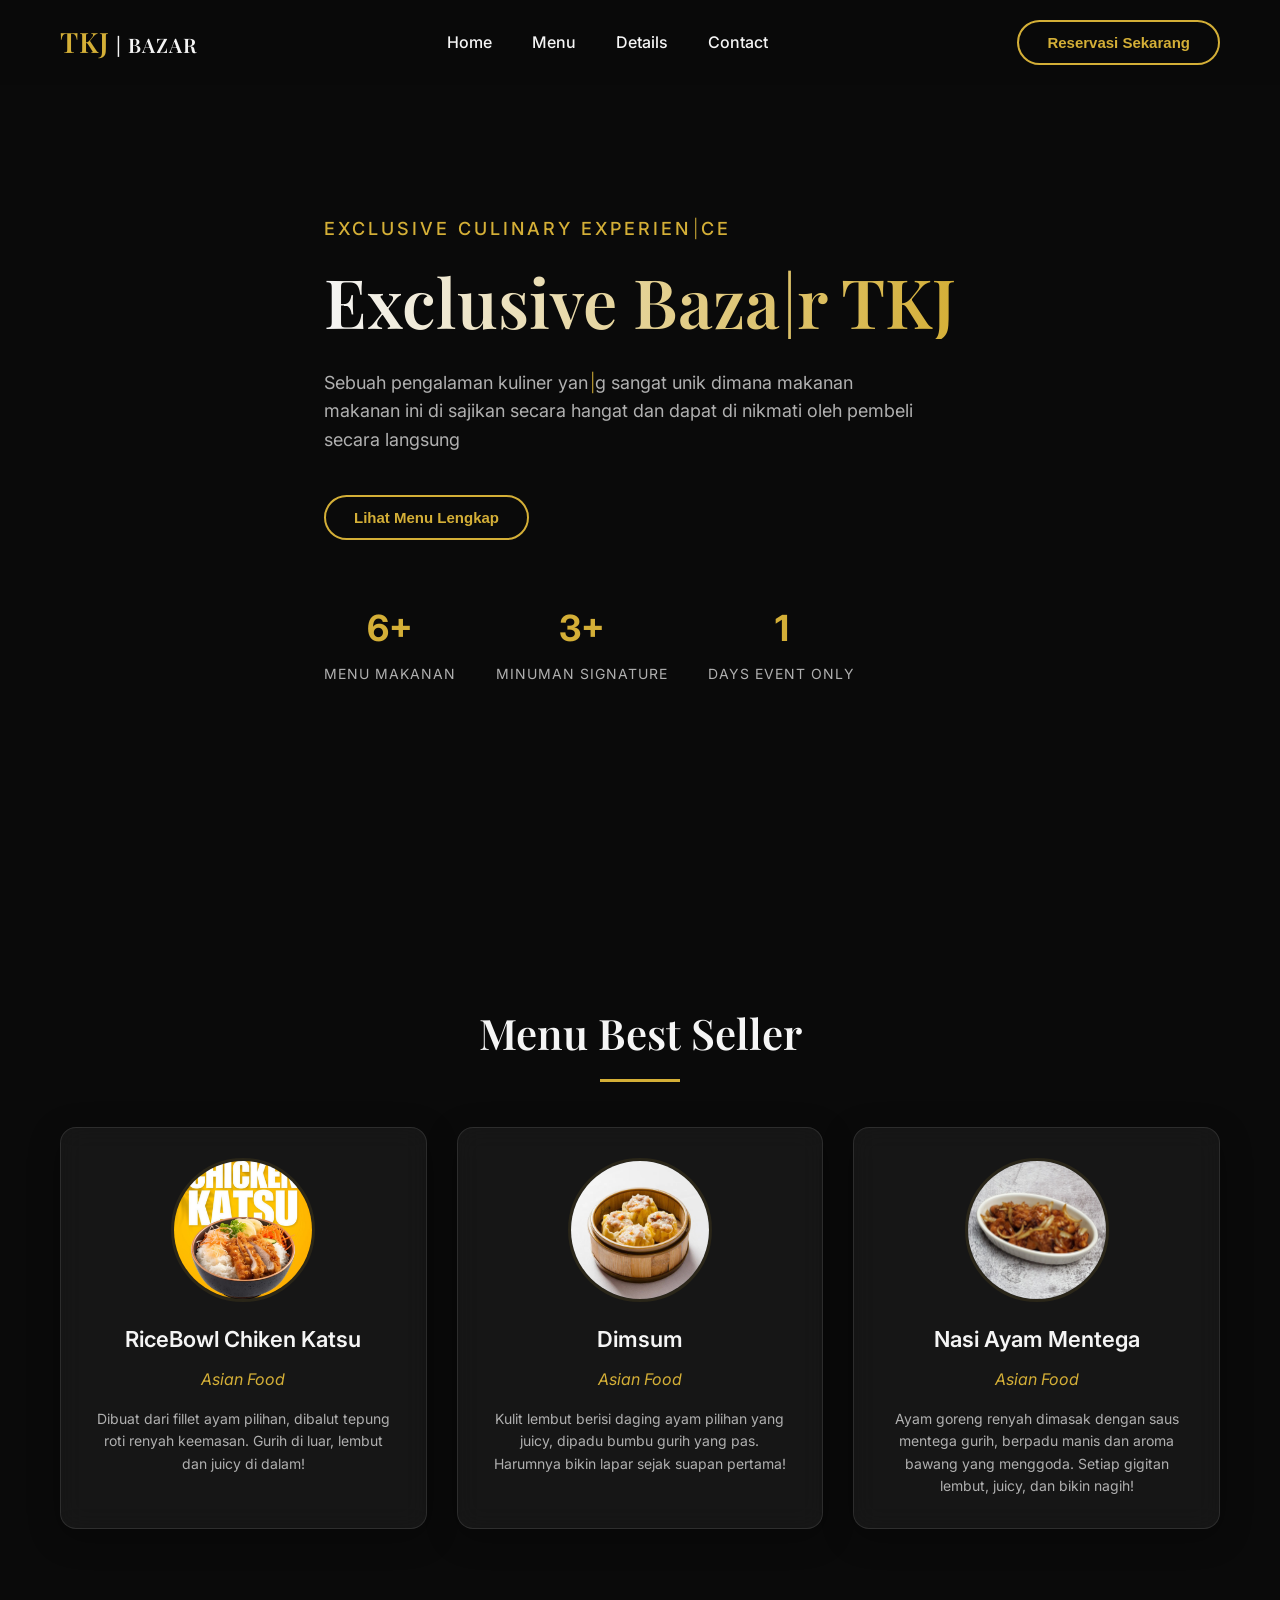
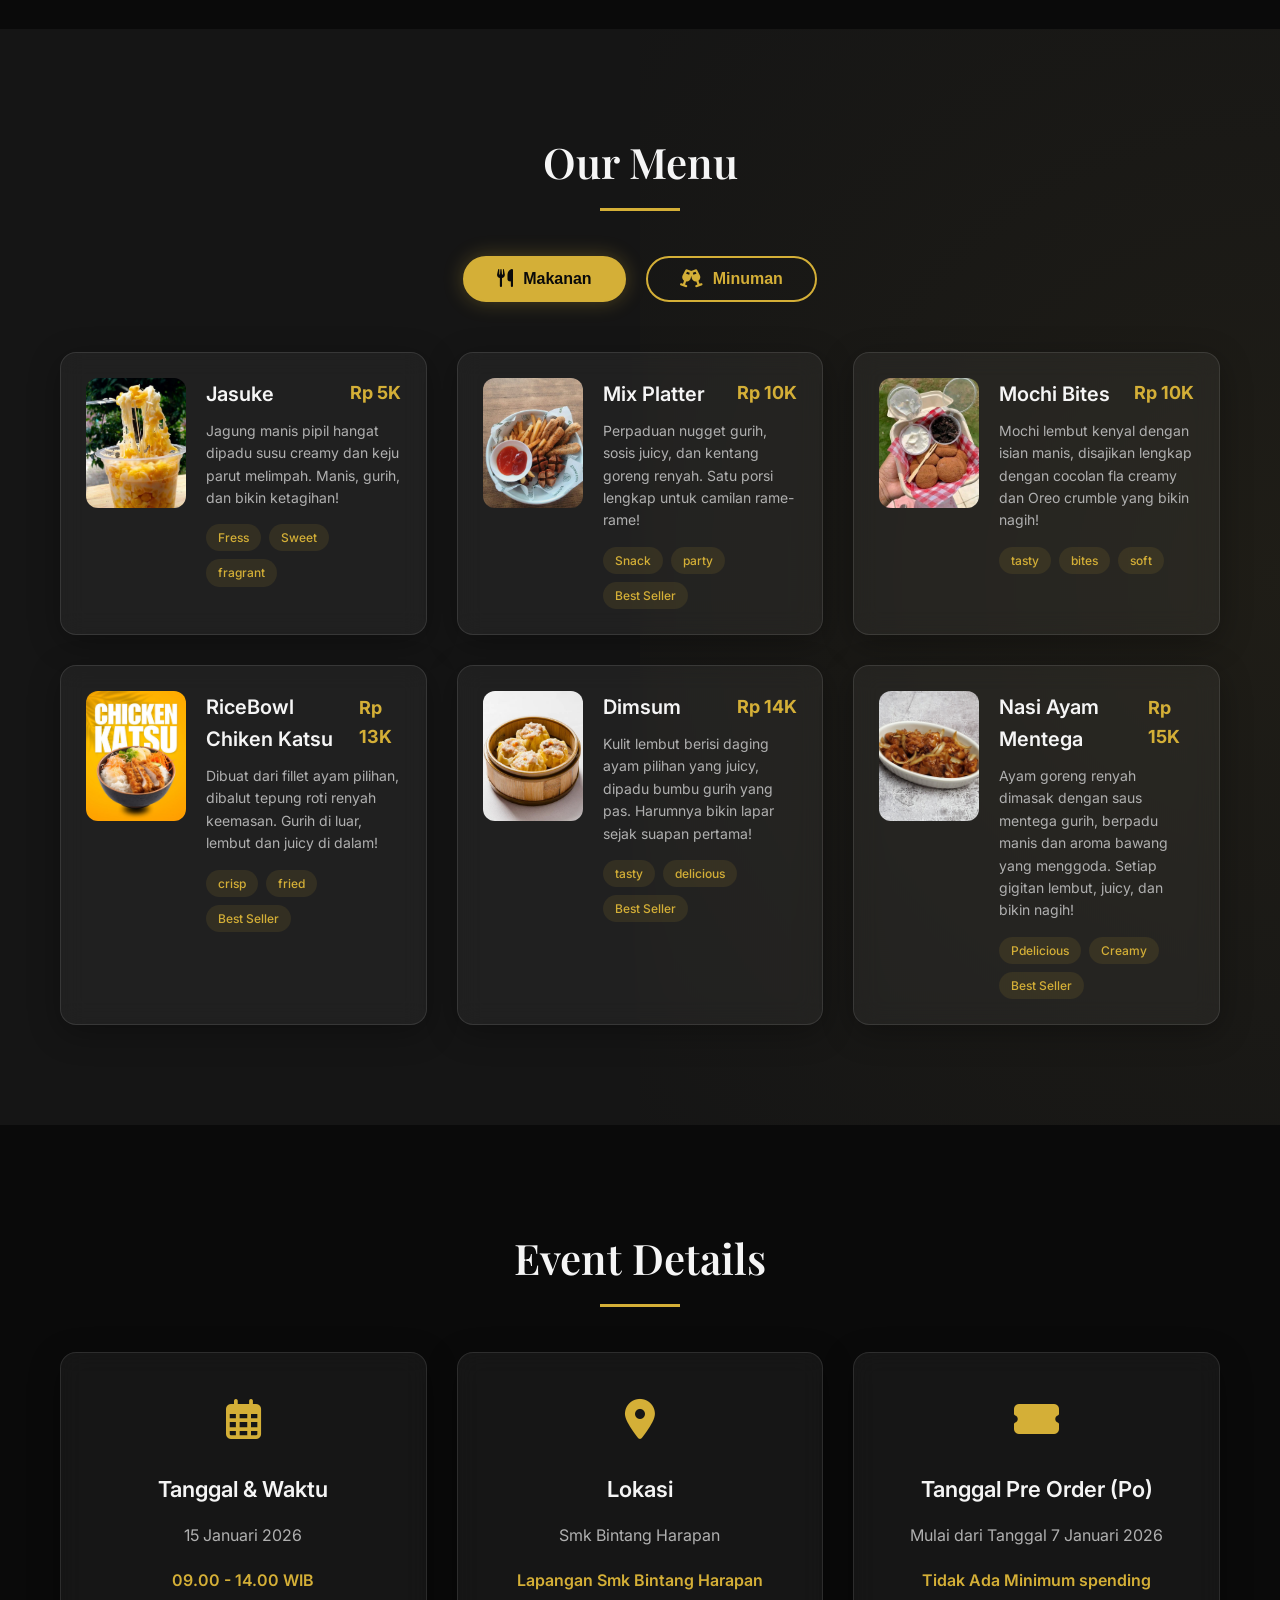
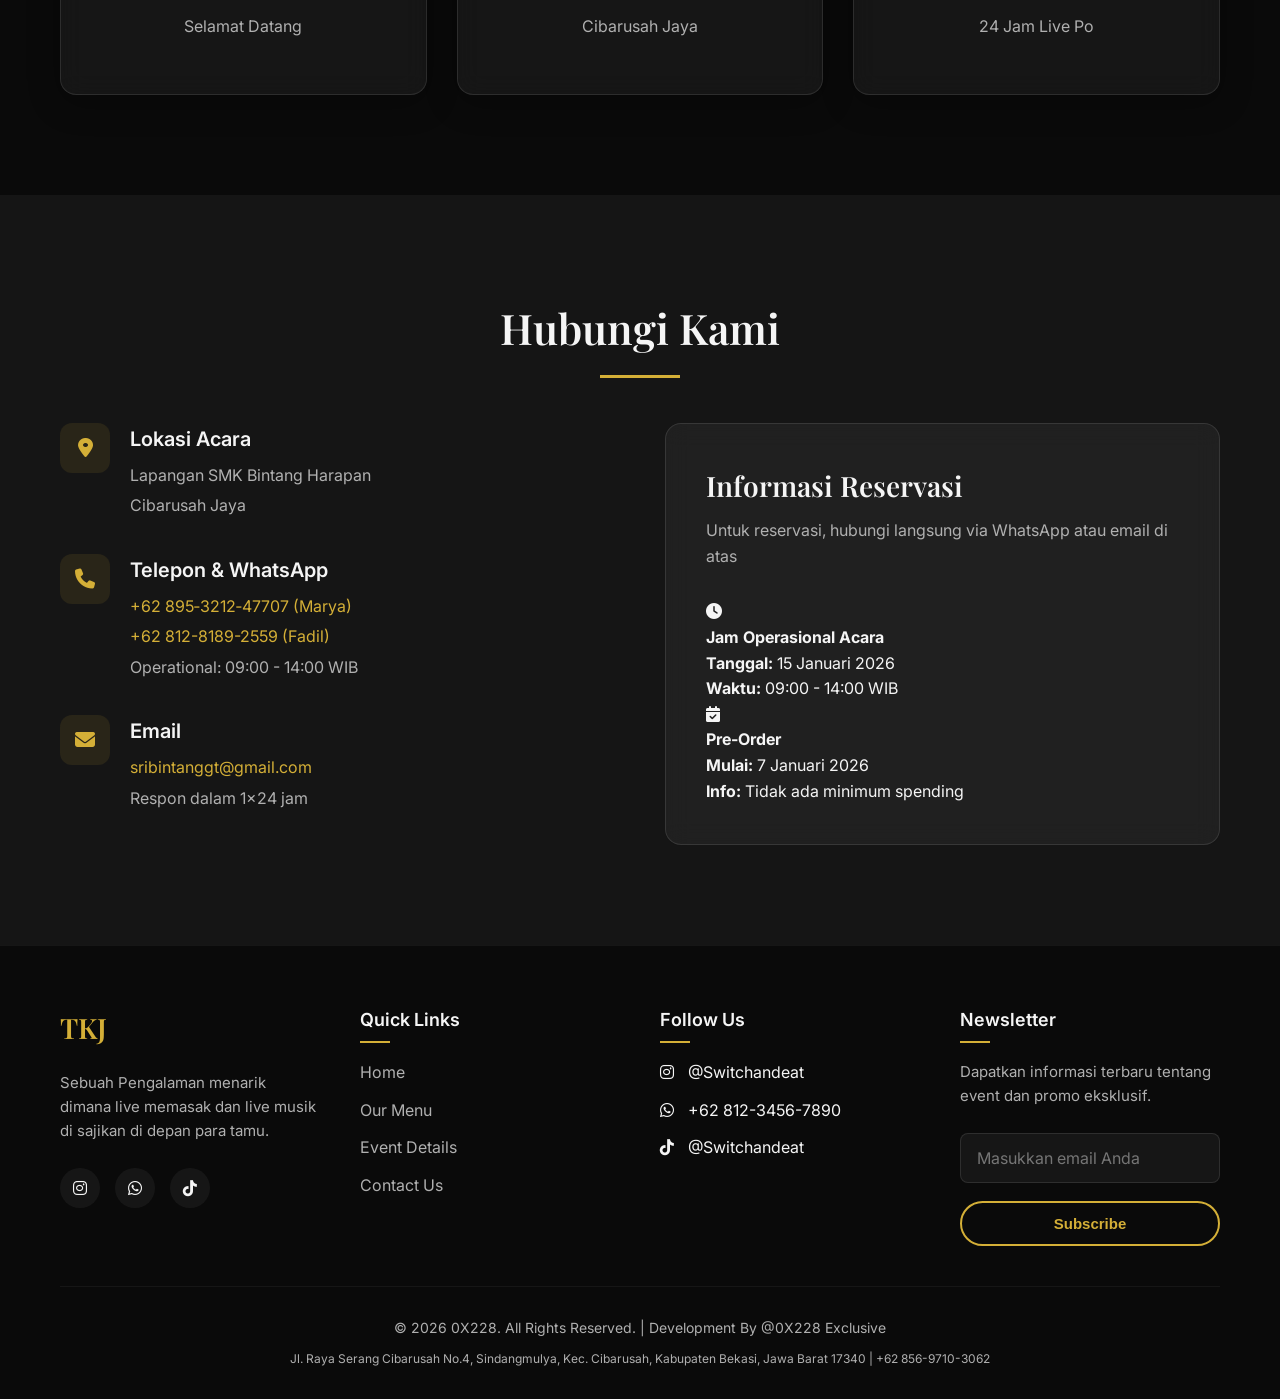
<file: index.html>
<!DOCTYPE html>
<html lang="id">
<head>
    <meta charset="UTF-8">
    <meta name="viewport" content="width=device-width, initial-scale=1.0">
    <title>TKJ BAZAR | Exclusive Culinary</title>
    <link rel="preconnect" href="https://fonts.googleapis.com">
    <link rel="preconnect" href="https://fonts.gstatic.com" crossorigin>
    <link href="https://fonts.googleapis.com/css2?family=Inter:wght@300;400;500;600;700&family=Playfair+Display:wght@400;500;600&display=swap" rel="stylesheet">
    <link rel="stylesheet" href="https://cdnjs.cloudflare.com/ajax/libs/font-awesome/6.4.0/css/all.min.css">
    <link rel="stylesheet" href="CSS/style.css">
    <link rel="stylesheet" href="CSS/responsive.css">
    <link rel="icon" href="assets/images/favicon.ico" type="image/x-icon">
</head>
<body>
    <!-- Header & Navigation -->
    <header>
        <div class="container">
            <nav class="navbar">
                <div class="logo">TKJ<span> | BAZAR</span></div>
                <div class="nav-links">
                    <a href="#home">Home</a>
                    <a href="#menu">Menu</a>
                    <a href="#details">Details</a>
                    <a href="#contact">Contact</a>
                </div>
                <button class="cta-button">Reservasi Sekarang</button>
                <div class="mobile-menu-btn">
                    <i class="fas fa-bars"></i>
                </div>
            </nav>
        </div>
    </header>

    <!-- Hero Section -->
    <section class="hero" id="home">
        <div class="hero-bg"></div>
        <div class="container">
            <div class="hero-content">
                <div class="hero-subtitle">Exclusive Culinary Experience</div>
                <h1 class="hero-title">Exclusive Bazar TKJ</h1>
                <p class="hero-description">
                    Sebuah pengalaman kuliner yang sangat unik dimana makanan makanan ini di sajikan secara hangat dan dapat di nikmati oleh pembeli secara langsung
                </p>
                <button class="cta-button">Lihat Menu Lengkap</button>
                
                <div class="hero-stats">
                    <div class="stat-item">
                        <div class="stat-number">6+</div>
                        <div class="stat-label">Menu Makanan</div>
                    </div>
                    <div class="stat-item">
                        <div class="stat-number">3+</div>
                        <div class="stat-label">Minuman Signature</div>
                    </div>
                    <div class="stat-item">
                        <div class="stat-number">1</div>
                        <div class="stat-label">Days Event Only</div>
                    </div>
                </div>
            </div>
        </div>
    </section>

    <!-- Featured Chefs -->
    <section id="chefs">
        <div class="container">
            <h2 class="section-title">Menu Best Seller</h2>
            <div class="chefs-grid">
                <!-- Chef cards akan diisi dengan JavaScript -->
            </div>
        </div>
    </section>

    <!-- Menu Highlights (Makanan & Minuman) -->
    <section class="menu-highlights" id="menu">
        <div class="container">
            <h2 class="section-title">Our Menu</h2>
            
            <!-- Menu Tabs -->
            <div class="menu-tabs">
                <button class="menu-tab active" data-category="food">
                    <i class="fas fa-utensils"></i> Makanan
                </button>
                <button class="menu-tab" data-category="drinks">
                    <i class="fas fa-glass-cheers"></i> Minuman
                </button>
            </div>
            
            <!-- Food Menu -->
            <div class="menu-category active" id="food-menu">
                <div class="menu-grid">
                    <!-- Food items akan diisi dengan JavaScript -->
                </div>
            </div>
            
            <!-- Drinks Menu -->
            <div class="menu-category" id="drinks-menu">
                <div class="menu-grid">
                    <!-- Drink items akan diisi dengan JavaScript -->
                </div>
            </div>
        </div>
    </section>

    <!-- Event Details -->
    <section id="details">
        <div class="container">
            <h2 class="section-title">Event Details</h2>
            <div class="event-details-grid">
                <!-- Event details akan diisi dengan JavaScript -->
            </div>
        </div>
    </section>

   <!-- Contact Section -->
<section class="contact-section" id="contact">
    <div class="container">
        <h2 class="section-title">Hubungi Kami</h2>
        
        <div class="contact-container">
            <div class="contact-info">
                <div class="contact-item">
                    <div class="contact-icon">
                        <i class="fas fa-map-marker-alt"></i>
                    </div>
                    <div class="contact-details">
                        <h3>Lokasi Acara</h3>
                        <p>Lapangan SMK Bintang Harapan</p>
                        <p>Cibarusah Jaya</p>
                    </div>
                </div>
                
                <div class="contact-item">
                    <div class="contact-icon">
                        <i class="fas fa-phone"></i>
                    </div>
                    <div class="contact-details">   
                        <h3>Telepon & WhatsApp</h3>
                        <p><a href="tel:+6281234567890" class="contact-link">+62 895‑3212‑47707 (Marya)</a></p>
                        <p><a href="tel:+6281234567890" class="contact-link">+62 812-8189-2559 (Fadil)</a></p>
                        <p>Operational: 09:00 - 14:00 WIB</p>
                    </div>
                </div>
                
                <div class="contact-item">
                    <div class="contact-icon">
                        <i class="fas fa-envelope"></i>
                    </div>
                    <div class="contact-details">
                        <h3>Email</h3>
                        <p><a href="mailto:info@bazareclat.com" class="contact-link">sribintanggt@gmail.com</a></p>
                        <p>Respon dalam 1x24 jam</p>
                    </div>
                </div>
            </div>
            
            <div class="contact-form-container">
                <h3 class="form-title">Informasi Reservasi</h3>
                <p class="form-subtitle">Untuk reservasi, hubungi langsung via WhatsApp atau email di atas</p>
                
                <div class="reservation-info">
                    <div class="info-box">
                        <i class="fas fa-clock"></i>
                        <h4>Jam Operasional Acara</h4>
                        <p><strong>Tanggal:</strong> 15 Januari 2026</p>
                        <p><strong>Waktu:</strong> 09:00 - 14:00 WIB</p>
                    </div>
                    
                    <div class="info-box">
                        <i class="fas fa-calendar-check"></i>
                        <h4>Pre-Order</h4>
                        <p><strong>Mulai:</strong> 7 Januari 2026</p>
                        <p><strong>Info:</strong> Tidak ada minimum spending</p>
                    </div>
                </div>
            </div>
        </div>
    </div>
</section>

    <!-- Footer -->
    <footer>
        <div class="container">
            <div class="footer-content">
               <div class="footer-col">
    <div class="footer-logo">TKJ</div>
    <p class="footer-description">
        Sebuah Pengalaman menarik dimana live memasak dan live musik di sajikan di depan para tamu.
    </p>
    <div class="social-links">
        <a href="https://www.instagram.com/switchandeat/?utm_source=ig_web_button_share_sheet" 
                target="_blank" 
                rel="noopener noreferrer" 
                class="social-link">
            <i class="fab fa-instagram"></i>
        </a>
        <a href="https://wa.me/6285697103062" 
                target="_blank" 
                rel="noopener noreferrer" 
                class="social-link">
            <i class="fab fa-whatsapp"></i>
        </a>
        <a href="https://www.tiktok.com/@switchandeat?is_from_webapp=1&sender_device=pc" 
                target="_blank" 
                rel="noopener noreferrer" 
                class="social-link">
            <i class="fab fa-tiktok"></i>
        </a>
    </div>
</div> <!-- INI YANG HILANG! -->


                
                <div class="footer-col">
                    <h4 class="footer-heading">Quick Links</h4>
                    <ul class="footer-links">
                        <li><a href="#home">Home</a></li>
                        <li><a href="#menu">Our Menu</a></li>
                        <li><a href="#details">Event Details</a></li>
                        <li><a href="#contact">Contact Us</a></li>
                    </ul>
                </div>
                
                <div class="footer-col">
                    <h4 class="footer-heading">Follow Us</h4>
                    <ul class="footer-links">
                        <li><i class="fab fa-instagram" style="margin-right: 10px;"></i> @Switchandeat</li>
                        <li><i class="fab fa-whatsapp" style="margin-right: 10px;"></i> +62 812-3456-7890</li>
                        <li><i class="fab fa-tiktok" style="margin-right: 10px;"></i> @Switchandeat</li>
                    </ul>
                </div>
                
                <div class="footer-col">
                    <h4 class="footer-heading">Newsletter</h4>
                    <p class="footer-description">Dapatkan informasi terbaru tentang event dan promo eksklusif.</p>
                    <div class="form-group" style="margin-top: 15px;">
                        <input type="email" id="newsletter-email" placeholder="Masukkan email Anda" style="width: 100%;">
                        <button class="cta-button" id="subscribe-btn" style="width: 100%; margin-top: 10px;">Subscribe</button>
                    </div>
                </div>
            </div>
            
            <div class="copyright">
                <p>&copy; 2026 0X228. All Rights Reserved. | Development By @0X228 Exclusive</p>
                <p style="margin-top: 10px; font-size: 12px;">Jl. Raya Serang Cibarusah No.4, Sindangmulya, Kec. Cibarusah, Kabupaten Bekasi, Jawa Barat 17340 | +62 856-9710-3062 </p>
            </div>
        </div>
    </footer>

    <!-- JavaScript Files -->
    <script src="js/main.js"></script>
    <script src="js/typing.js"></script>
   

</body>
</html>
</file>
<file: CSS/style.css>
/* style.css */
* {
    margin: 0;
    padding: 0;
    box-sizing: border-box;
}

:root {
    --primary-dark: #0a0a0a;
    --secondary-dark: #151515;
    --accent-gold: #d4af37;
    --accent-gold-light: rgba(212, 175, 55, 0.1);
    --text-light: #f5f5f5;
    --text-gray: #b0b0b0;
    --glass-white: rgba(255, 255, 255, 0.05);
    --glass-border: rgba(255, 255, 255, 0.1);
}

body {
    font-family: 'Inter', sans-serif;
    background-color: var(--primary-dark);
    color: var(--text-light);
    overflow-x: hidden;
    line-height: 1.6;
}

.container {
    max-width: 1200px;
    margin: 0 auto;
    padding: 0 20px;
}

/* Glass Effect */
.glass {
    background: var(--glass-white);
    backdrop-filter: blur(12px);
    -webkit-backdrop-filter: blur(12px);
    border-radius: 16px;
    border: 1px solid var(--glass-border);
    box-shadow: 0 8px 32px rgba(0, 0, 0, 0.3);
}

/* Header & Navigation */
header {
    position: fixed;
    top: 0;
    width: 100%;
    z-index: 1000;
    padding: 20px 0;
    background: rgba(10, 10, 10, 0.85);
    backdrop-filter: blur(10px);
    transition: all 0.3s ease;
}

.navbar {
    display: flex;
    justify-content: space-between;
    align-items: center;
}

.logo {
    font-family: 'Playfair Display', serif;
    font-size: 28px;
    font-weight: 600;
    color: var(--accent-gold);
    letter-spacing: 1px;
}

.logo span {
    color: var(--text-light);
    font-size: 20px;
}

.nav-links {
    display: flex;
    gap: 40px;
}

.nav-links a {
    color: var(--text-light);
    text-decoration: none;
    font-weight: 500;
    font-size: 16px;
    transition: color 0.3s;
    position: relative;
}

.nav-links a:hover {
    color: var(--accent-gold);
}

.nav-links a::after {
    content: '';
    position: absolute;
    bottom: -5px;
    left: 0;
    width: 0;
    height: 2px;
    background: var(--accent-gold);
    transition: width 0.3s;
}

.nav-links a:hover::after {
    width: 100%;
}

.cta-button {
    background: transparent;
    border: 2px solid var(--accent-gold);
    color: var(--accent-gold);
    padding: 12px 28px;
    border-radius: 30px;
    font-weight: 600;
    cursor: pointer;
    transition: all 0.3s;
    font-size: 15px;
}

.cta-button:hover {
    background: var(--accent-gold);
    color: var(--primary-dark);
    box-shadow: 0 0 20px rgba(212, 175, 55, 0.3);
}

.mobile-menu-btn {
    display: none;
    font-size: 24px;
    color: var(--text-light);
    cursor: pointer;
    transition: color 0.3s;
}

.mobile-menu-btn:hover {
    color: var(--accent-gold);
}

/* Hero Section */
.hero {
    min-height: 100vh;
    display: flex;
    align-items: center;
    position: relative;
    padding-top: 100px;
    overflow: hidden;
}

.hero-bg {
    position: absolute;
    top: 0;
    left: 0;
    width: 100%;
    height: 100%;
    background: linear-gradient(rgba(10, 10, 10, 0.85), rgba(10, 10, 10, 0.9)), 
                url('https://images.unsplash.com/photo-1517248135467-4c7edcad34c4?ixlib=rb-4.0.3&ixid=M3wxMjA3fDB8MHxwaG90by1wYWdlfHx8fGVufDB8fHx8fA%3D%3D&auto=format&fit=crop&w=2070&q=80');
    background-size: cover;
    background-position: center;
    z-index: -1;
}

.hero-content {
    max-width: 800px;
    z-index: 1;
}

.hero-subtitle {
    color: var(--accent-gold);
    font-size: 18px;
    letter-spacing: 3px;
    text-transform: uppercase;
    margin-bottom: 20px;
    font-weight: 500;
}

.hero-title {
    font-family: 'Playfair Display', serif;
    font-size: 68px;
    font-weight: 600;
    line-height: 1.1;
    margin-bottom: 30px;
    background: linear-gradient(to right, #f5f5f5, #d4af37);
    -webkit-background-clip: text;
    -webkit-text-fill-color: transparent;
}

.hero-description {
    font-size: 18px;
    color: var(--text-gray);
    margin-bottom: 40px;
    max-width: 600px;
}

.hero-stats {
    display: flex;
    gap: 40px;
    margin-top: 60px;
}

.stat-item {
    text-align: center;
}

.stat-number {
    font-size: 36px;
    font-weight: 700;
    color: var(--accent-gold);
    margin-bottom: 5px;
}

.stat-label {
    font-size: 14px;
    color: var(--text-gray);
    text-transform: uppercase;
    letter-spacing: 1px;
}

/* Section Styling */
.section-title {
    font-family: 'Playfair Display', serif;
    font-size: 42px;
    font-weight: 600;
    margin-bottom: 60px;
    text-align: center;
    position: relative;
}

.section-title::after {
    content: '';
    position: absolute;
    bottom: -15px;
    left: 50%;
    transform: translateX(-50%);
    width: 80px;
    height: 3px;
    background: var(--accent-gold);
}

section {
    padding: 100px 0;
}

/* Featured Chefs */
.chefs-grid {
    display: grid;
    grid-template-columns: repeat(auto-fill, minmax(280px, 1fr));
    gap: 30px;
    margin-top: 40px;
}

.chef-card {
    padding: 30px;
    transition: transform 0.3s, box-shadow 0.3s;
    height: 100%;
}

.chef-card:hover {
    transform: translateY(-10px);
    box-shadow: 0 15px 40px rgba(0, 0, 0, 0.4);
}

.chef-image {
    width: 144px;    /* dari 120px */
    height: 144px;   /* dari 120px */
    border-radius: 50%;
    overflow: hidden;
    margin: 0 auto 20px;
    border: 3px solid var(--accent-gold-light);
}

.chef-image img {
    width: 100%;
    height: 100%;
    object-fit: cover;
}

.chef-name {
    font-size: 22px;
    font-weight: 600;
    text-align: center;
    margin-bottom: 10px;
}

.chef-specialty {
    color: var(--accent-gold);
    text-align: center;
    font-style: italic;
    margin-bottom: 15px;
}

.chef-description {
    color: var(--text-gray);
    text-align: center;
    font-size: 14px;
}

/* Menu Section */
.menu-highlights {
    background: var(--secondary-dark);
    position: relative;
    overflow: hidden;
}

.menu-highlights::before {
    content: '';
    position: absolute;
    top: -50%;
    right: -50%;
    width: 100%;
    height: 200%;
    background: radial-gradient(circle, rgba(212, 175, 55, 0.05) 0%, transparent 70%);
    z-index: 0;
}

/* Menu Tabs */
.menu-tabs {
    display: flex;
    justify-content: center;
    gap: 20px;
    margin-bottom: 50px;
    position: relative;
    z-index: 1;
}

.menu-tab {
    background: transparent;
    border: 2px solid var(--accent-gold);
    color: var(--accent-gold);
    padding: 12px 32px;
    border-radius: 30px;
    font-weight: 600;
    cursor: pointer;
    transition: all 0.3s;
    font-size: 16px;
    display: flex;
    align-items: center;
    gap: 10px;
}

.menu-tab.active {
    background: var(--accent-gold);
    color: var(--primary-dark);
    box-shadow: 0 0 20px rgba(212, 175, 55, 0.3);
}

.menu-tab:hover:not(.active) {
    background: rgba(212, 175, 55, 0.1);
}

.menu-tab i {
    font-size: 18px;
}

/* Menu Grid */
.menu-grid {
    display: grid;
    grid-template-columns: repeat(auto-fill, minmax(320px, 1fr));
    gap: 30px;
    position: relative;
    z-index: 1;
}

.menu-category {
    display: none;
}

.menu-category.active {
    display: block;
    animation: fadeIn 0.5s ease;
}

@keyframes fadeIn {
    from { opacity: 0; transform: translateY(20px); }
    to { opacity: 1; transform: translateY(0); }
}

.menu-item {
    display: flex;
    padding: 25px;
    transition: all 0.3s;
    height: 100%;
}

.menu-item:hover {
    background: rgba(212, 175, 55, 0.05);
    border-color: rgba(212, 175, 55, 0.3);
    transform: translateY(-5px);
}

.menu-item-image {
    width: 100px;
    height: 130px;  /* ← DARI 100px JADI 120px (20px lebih tinggi) */
    border-radius: 12px;
    overflow: hidden;
    flex-shrink: 0;
    margin-right: 20px;
}

.menu-item-image img {
    width: 100%;
    height: 100%;
    object-fit: cover;
}

.menu-item-content {
    flex-grow: 1;
}

.menu-item-header {
    display: flex;
    justify-content: space-between;
    align-items: center;
    margin-bottom: 10px;
}

.menu-item-name {
    font-size: 20px;
    font-weight: 600;
}

.menu-item-price {
    color: var(--accent-gold);
    font-weight: 700;
    font-size: 18px;
}

.menu-item-description {
    color: var(--text-gray);
    font-size: 14px;
    margin-bottom: 15px;
}

.menu-item-tags {
    display: flex;
    gap: 8px;
    flex-wrap: wrap;
}

.tag {
    background: var(--accent-gold-light);
    color: var(--accent-gold);
    padding: 4px 12px;
    border-radius: 20px;
    font-size: 12px;
    font-weight: 500;
}

/* Drinks Special Styles */
.drink-tag {
    background: rgba(33, 150, 243, 0.1);
    color: #2196f3;
}

.non-alcoholic {
    background: rgba(76, 175, 80, 0.1);
    color: #4caf50;
}

.cocktail {
    background: rgba(156, 39, 176, 0.1);
    color: #9c27b0;
}

/* Event Details */
.event-details-grid {
    display: grid;
    grid-template-columns: repeat(auto-fit, minmax(300px, 1fr));
    gap: 30px;
    margin-top: 40px;
}

.detail-card {
    padding: 35px;
    text-align: center;
    transition: all 0.3s;
}

.detail-card:hover {
    background: rgba(212, 175, 55, 0.05);
}

.detail-icon {
    font-size: 40px;
    color: var(--accent-gold);
    margin-bottom: 20px;
}

.detail-title {
    font-size: 22px;
    font-weight: 600;
    margin-bottom: 15px;
}

.detail-content {
    color: var(--text-gray);
    margin-bottom: 20px;
}

.highlight {
    color: var(--accent-gold);
    font-weight: 600;
}

/* Contact Section */
.contact-section {
    background: var(--secondary-dark);
    position: relative;
}

.contact-container {
    display: grid;
    grid-template-columns: repeat(auto-fit, minmax(300px, 1fr));
    gap: 50px;
    align-items: start;
}

/* Pastikan contact-info rata kiri */
.contact-info {
    display: flex;
    flex-direction: column;
    gap: 30px;
}

/* Atur contact-item lebih rapi */
.contact-item {
    display: flex;
    align-items: flex-start;
    gap: 20px;
    text-align: left; /* PASTIKAN RATA KIRI */
}

/* Pastikan icon dan text sejajar */
.contact-icon {
    width: 50px;
    height: 50px;
    background: var(--accent-gold-light);
    border-radius: 12px;
    display: flex;
    align-items: center;
    justify-content: center;
    color: var(--accent-gold);
    font-size: 20px;
    flex-shrink: 0; /* JANGAN SHRINK */
}

.contact-details {
    flex: 1; /* AMBIL SISA SPASI */
}

.contact-details h3 {
    font-size: 20px;
    font-weight: 600;
    margin-bottom: 8px;
    text-align: left; /* RATA KIRI */
}

.contact-details p {
    color: var(--text-gray);
    margin-bottom: 5px;
    text-align: left; /* RATA KIRI */
}

.contact-link {
    color: var(--accent-gold);
    text-decoration: none;
    transition: opacity 0.3s;
}

.contact-link:hover {
    opacity: 0.8;
    text-decoration: underline;
}

.contact-form-container {
    background: var(--glass-white);
    backdrop-filter: blur(12px);
    border-radius: 16px;
    border: 1px solid var(--glass-border);
    padding: 40px;
}

.form-title {
    font-size: 28px;
    font-weight: 600;
    margin-bottom: 10px;
    font-family: 'Playfair Display', serif;
}

.form-subtitle {
    color: var(--text-gray);
    margin-bottom: 30px;
}

.contact-form {
    display: flex;
    flex-direction: column;
    gap: 20px;
}

.form-group {
    display: flex;
    flex-direction: column;
    gap: 8px;
}

.form-group label {
    font-weight: 500;
    color: var(--text-light);
}

.form-group input,
.form-group textarea,
.form-group select {
    padding: 14px 16px;
    background: rgba(255, 255, 255, 0.05);
    border: 1px solid rgba(255, 255, 255, 0.1);
    border-radius: 8px;
    color: var(--text-light);
    font-family: 'Inter', sans-serif;
    font-size: 16px;
    transition: border-color 0.3s;
}

.form-group input:focus,
.form-group textarea:focus,
.form-group select:focus {
    outline: none;
    border-color: var(--accent-gold);
}

.form-group textarea {
    min-height: 120px;
    resize: vertical;
}



/* Footer */
footer {
    background: var(--primary-dark);
    padding: 60px 0 30px;
    border-top: 1px solid rgba(255, 255, 255, 0.05);
}

.footer-content {
    display: grid;
    grid-template-columns: repeat(auto-fit, minmax(250px, 1fr));
    gap: 40px;
    margin-bottom: 40px;
}

.footer-logo {
    font-family: 'Playfair Display', serif;
    font-size: 28px;
    font-weight: 600;
    color: var(--accent-gold);
    margin-bottom: 20px;
    display: block;
}

.footer-description {
    color: var(--text-gray);
    font-size: 15px;
    margin-bottom: 25px;
}

.social-links {
    display: flex;
    gap: 15px;
}

.social-link {
    width: 40px;
    height: 40px;
    border-radius: 50%;
    background: var(--glass-white);
    display: flex;
    align-items: center;
    justify-content: center;
    color: var(--text-light);
    text-decoration: none;
    transition: all 0.3s;
}

.social-link:hover {
    background: var(--accent-gold);
    color: var(--primary-dark);
    transform: translateY(-3px);
}

.footer-heading {
    font-size: 18px;
    font-weight: 600;
    margin-bottom: 25px;
    position: relative;
    display: inline-block;
}

.footer-heading::after {
    content: '';
    position: absolute;
    bottom: -8px;
    left: 0;
    width: 30px;
    height: 2px;
    background: var(--accent-gold);
}

.footer-links {
    list-style: none;
}

.footer-links li {
    margin-bottom: 12px;
}

.footer-links a {
    color: var(--text-gray);
    text-decoration: none;
    transition: color 0.3s;
}

.footer-links a:hover {
    color: var(--accent-gold);
    padding-left: 5px;
}

.copyright {
    text-align: center;
    padding-top: 30px;
    border-top: 1px solid rgba(255, 255, 255, 0.05);
    color: var(--text-gray);
    font-size: 14px;
}









/* Tambahkan di bagian paling bawah style.css */

/* Typing Animation Styles */
.typing-cursor {
    display: inline-block;
    color: var(--accent-gold);
    font-weight: 300;
    animation: blink 0.7s infinite;
    margin-left: 2px;
}

.typing-cursor.fade-out {
    animation: blink 0.3s infinite, fadeOut 0.5s ease-out forwards;
}

@keyframes blink {
    0%, 100% { opacity: 1; }
    50% { opacity: 0; }
}

@keyframes fadeOut {
    from { opacity: 1; }
    to { opacity: 0; transform: translateY(-5px); }
}

/* Smooth transition untuk teks */
.hero-subtitle,
.hero-title,
.hero-description {
    transition: opacity 0.3s ease;
}

/* Optional: Glitch effect untuk subtitle */
@keyframes glitch {
    0% { transform: translate(0); }
    20% { transform: translate(-2px, 2px); }
    40% { transform: translate(-2px, -2px); }
    60% { transform: translate(2px, 2px); }
    80% { transform: translate(2px, -2px); }
    100% { transform: translate(0); }
}

.hero-subtitle.complete {
    animation: glitch 0.3s ease;
}
</file>
<file: CSS/responsive.css>
/* responsive.css */

/* Tablet Devices (768px - 992px) */
@media (max-width: 992px) {
    .hero-title {
        font-size: 52px;
    }
    
    .nav-links {
        display: none;
    }
    
    .mobile-menu-btn {
        display: block;
    }
    
    .navbar {
        position: relative;
    }
    
    .navbar.active .nav-links {
        display: flex;
        flex-direction: column;
        position: absolute;
        top: 100%;
        left: 0;
        width: 100%;
        background: rgba(10, 10, 10, 0.95);
        padding: 20px;
        box-shadow: 0 10px 30px rgba(0, 0, 0, 0.3);
        z-index: 1000;
        gap: 20px;
    }
    
    .navbar.active .nav-links a {
        padding: 10px 0;
        border-bottom: 1px solid rgba(255, 255, 255, 0.1);
    }
    
    .navbar.active .nav-links a:last-child {
        border-bottom: none;
    }
    
    .section-title {
        font-size: 36px;
    }
    
    .menu-tabs {
        flex-direction: column;
        align-items: center;
        gap: 15px;
    }
    
    .menu-tab {
        width: 80%;
        justify-content: center;
    }
    
    .contact-container {
        grid-template-columns: 1fr;
    }
    
    .footer-content {
        grid-template-columns: repeat(2, 1fr);
    }
    
    .chef-image {
        width: 130px;
        height: 130px;
    }
}

/* Mobile Devices (up to 768px) */
@media (max-width: 768px) {
    .hero-title {
        font-size: 42px;
    }
    
    .hero-subtitle {
        font-size: 16px;
        letter-spacing: 2px;
    }
    
    .hero-description {
        font-size: 16px;
    }
    
    .hero-stats {
        flex-direction: column;
        gap: 20px;
        margin-top: 40px;
    }
    
    .stat-item {
        display: flex;
        flex-direction: column;
        align-items: center;
    }
    
    .stat-number {
        font-size: 32px;
    }
    
    .menu-item {
        flex-direction: column;
    }
    
    .menu-item-image {
        width: 100%;
        height: 200px;
        margin-right: 0;
        margin-bottom: 20px;
    }
    
    .menu-grid {
        grid-template-columns: 1fr;
    }
    
    .contact-form-container {
        padding: 25px;
    }
    
    .form-title {
        font-size: 24px;
    }
    
    .detail-card {
        padding: 25px;
    }
    
    .detail-icon {
        font-size: 32px;
    }
    
    .detail-title {
        font-size: 20px;
    }
    
    .chef-card {
        padding: 20px;
    }
    
    .footer-content {
        grid-template-columns: 1fr;
        text-align: center;
    }
    
    .footer-heading::after {
        left: 50%;
        transform: translateX(-50%);
    }
    
    .social-links {
        justify-content: center;
    }
    
    .copyright p {
        font-size: 12px;
    }
    
    /* PERBAIKAN CONTACT SECTION - RATA TENGAH DI MOBILE */
    .contact-info {
        align-items: center;
        text-align: center;
    }
    
    .contact-item {
        flex-direction: column;
        align-items: center;
        text-align: center;
        width: 100%;
        gap: 15px;
    }
    
    .contact-details {
        text-align: center;
    }
    
    .contact-details h3 {
        text-align: center;
    }
    
    .contact-icon {
        margin: 0 auto;
    }
    
    /* Reservation info untuk mobile */
    .reservation-info {
        grid-template-columns: 1fr;
    }
    
    .info-box {
        padding: 15px;
    }
}

/* Small Mobile Devices (up to 480px) */
@media (max-width: 480px) {
    .hero-title {
        font-size: 36px;
    }
    
    .section-title {
        font-size: 30px;
    }
    
    .menu-tab {
        padding: 10px 20px;
        font-size: 14px;
    }
    
    .menu-tab i {
        font-size: 16px;
    }
    
    /* HAPUS DUPLIKAT - sudah ada di atas */
    /* .contact-item {
        flex-direction: column;
        text-align: center;
        gap: 15px;
    }
    
    .contact-icon {
        margin: 0 auto;
    } */
    
    .container {
        padding: 0 15px;
    }
    
    .hero {
        padding-top: 80px;
    }
    
    section {
        padding: 70px 0;
    }
    
    .cta-button {
        padding: 10px 20px;
        font-size: 14px;
    }
}



/* Tambahkan di style.css */
.social-links {
    display: flex;
    gap: 15px;
    justify-content: flex-start; /* Untuk desktop */
}

@media (max-width: 768px) {
    .social-links {
        justify-content: center; /* Untuk mobile */
    }
}
</file>
